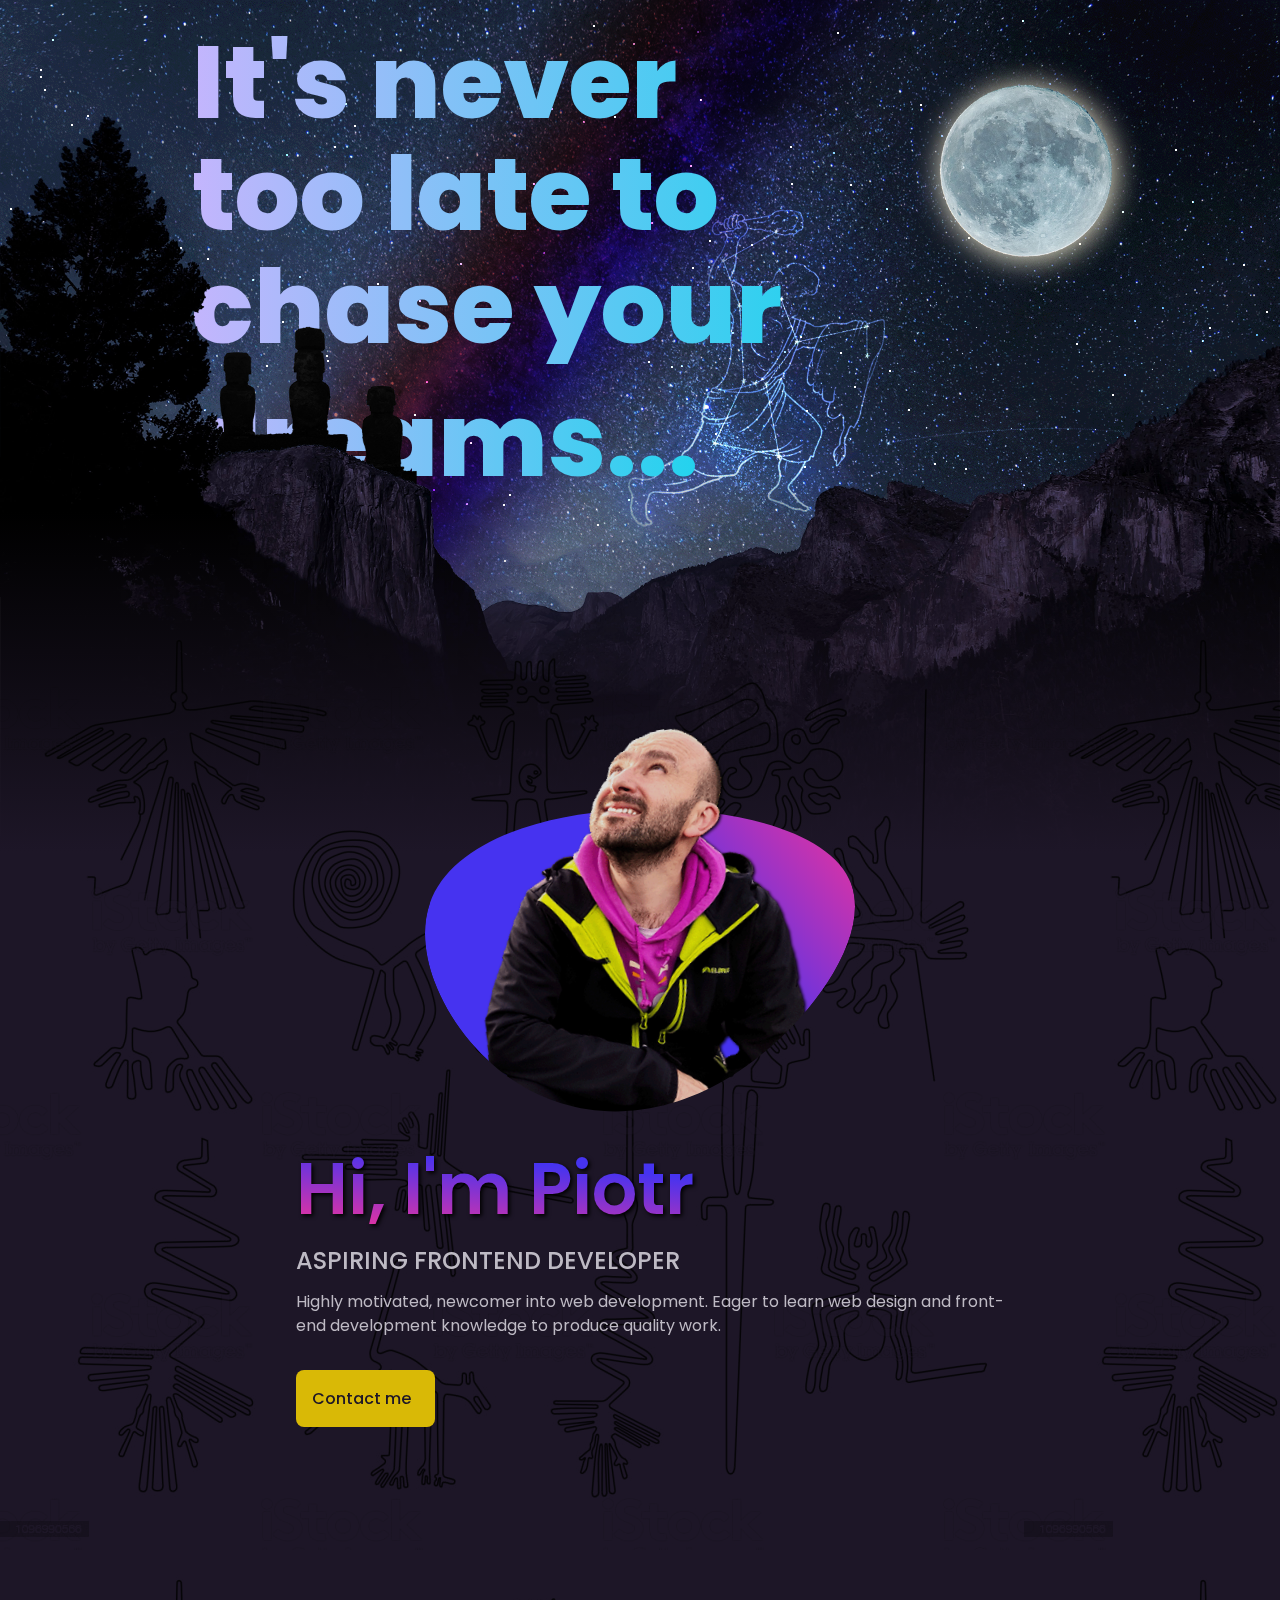
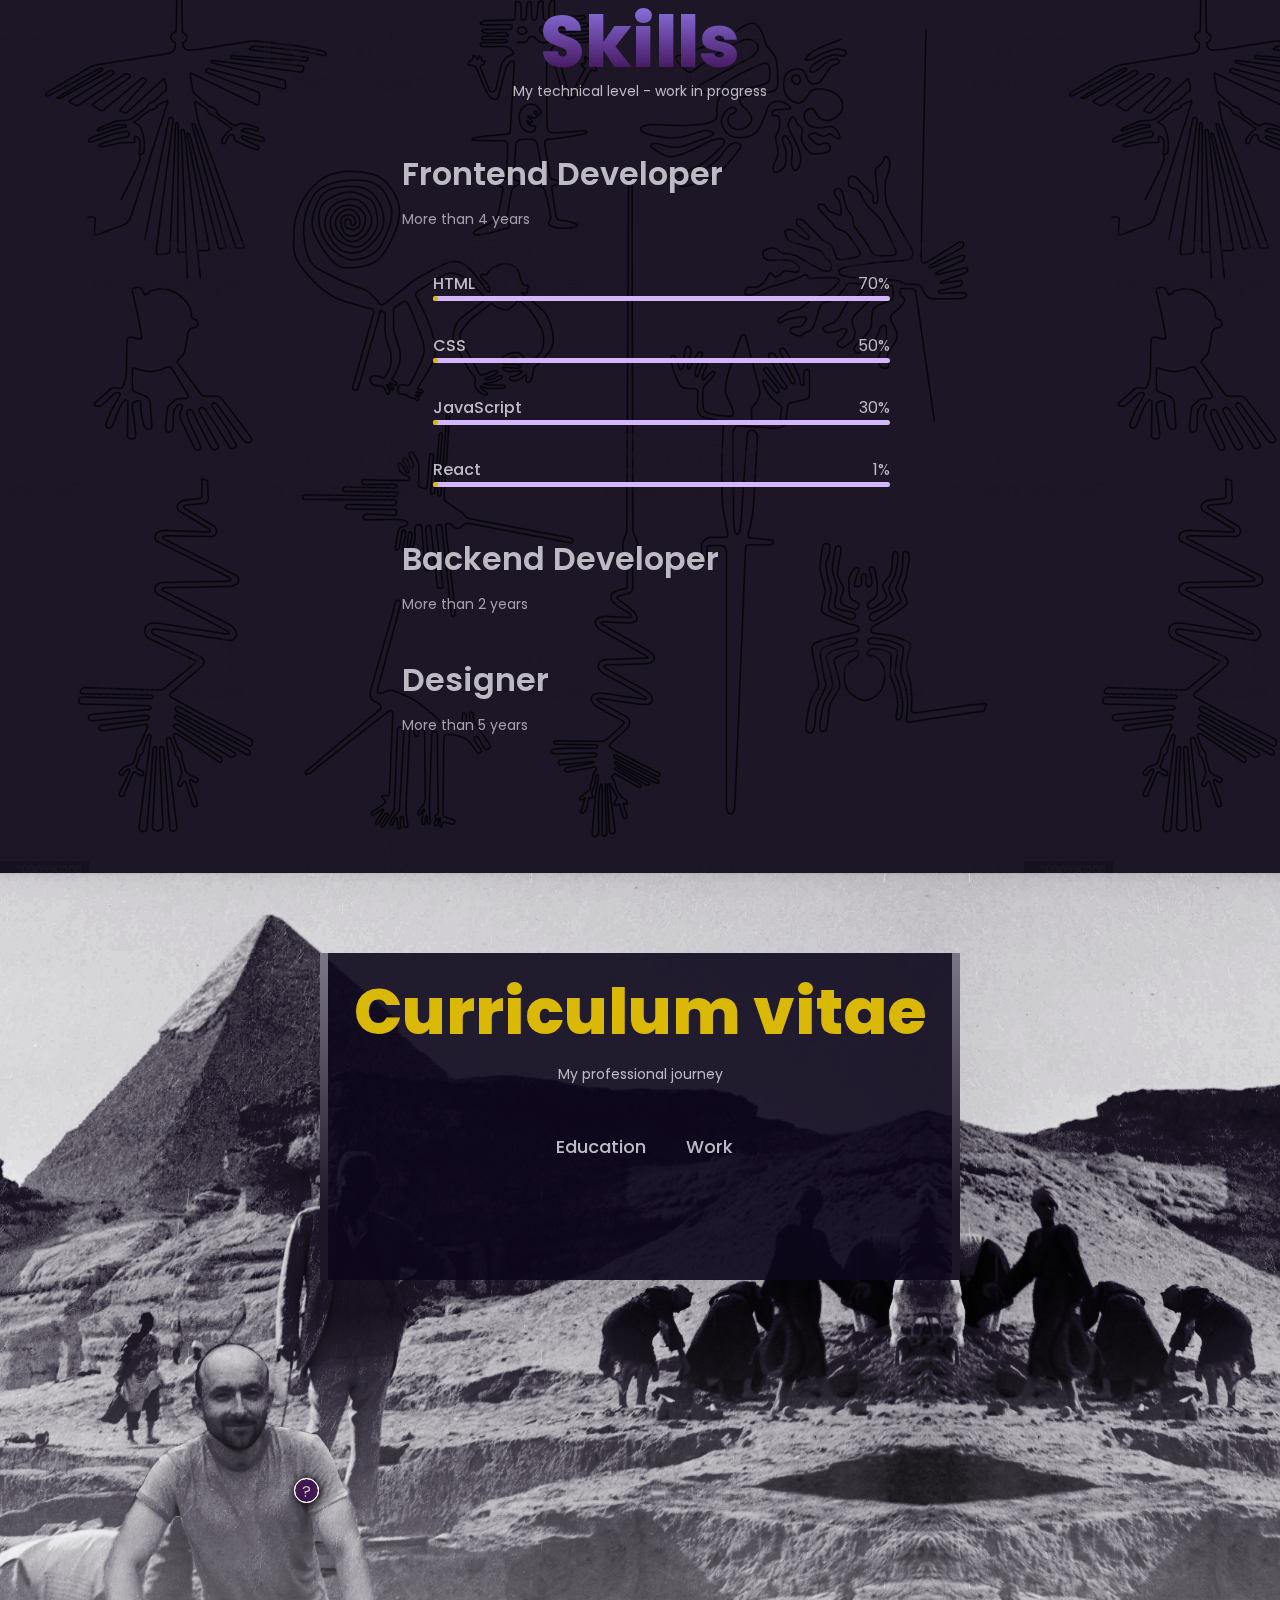
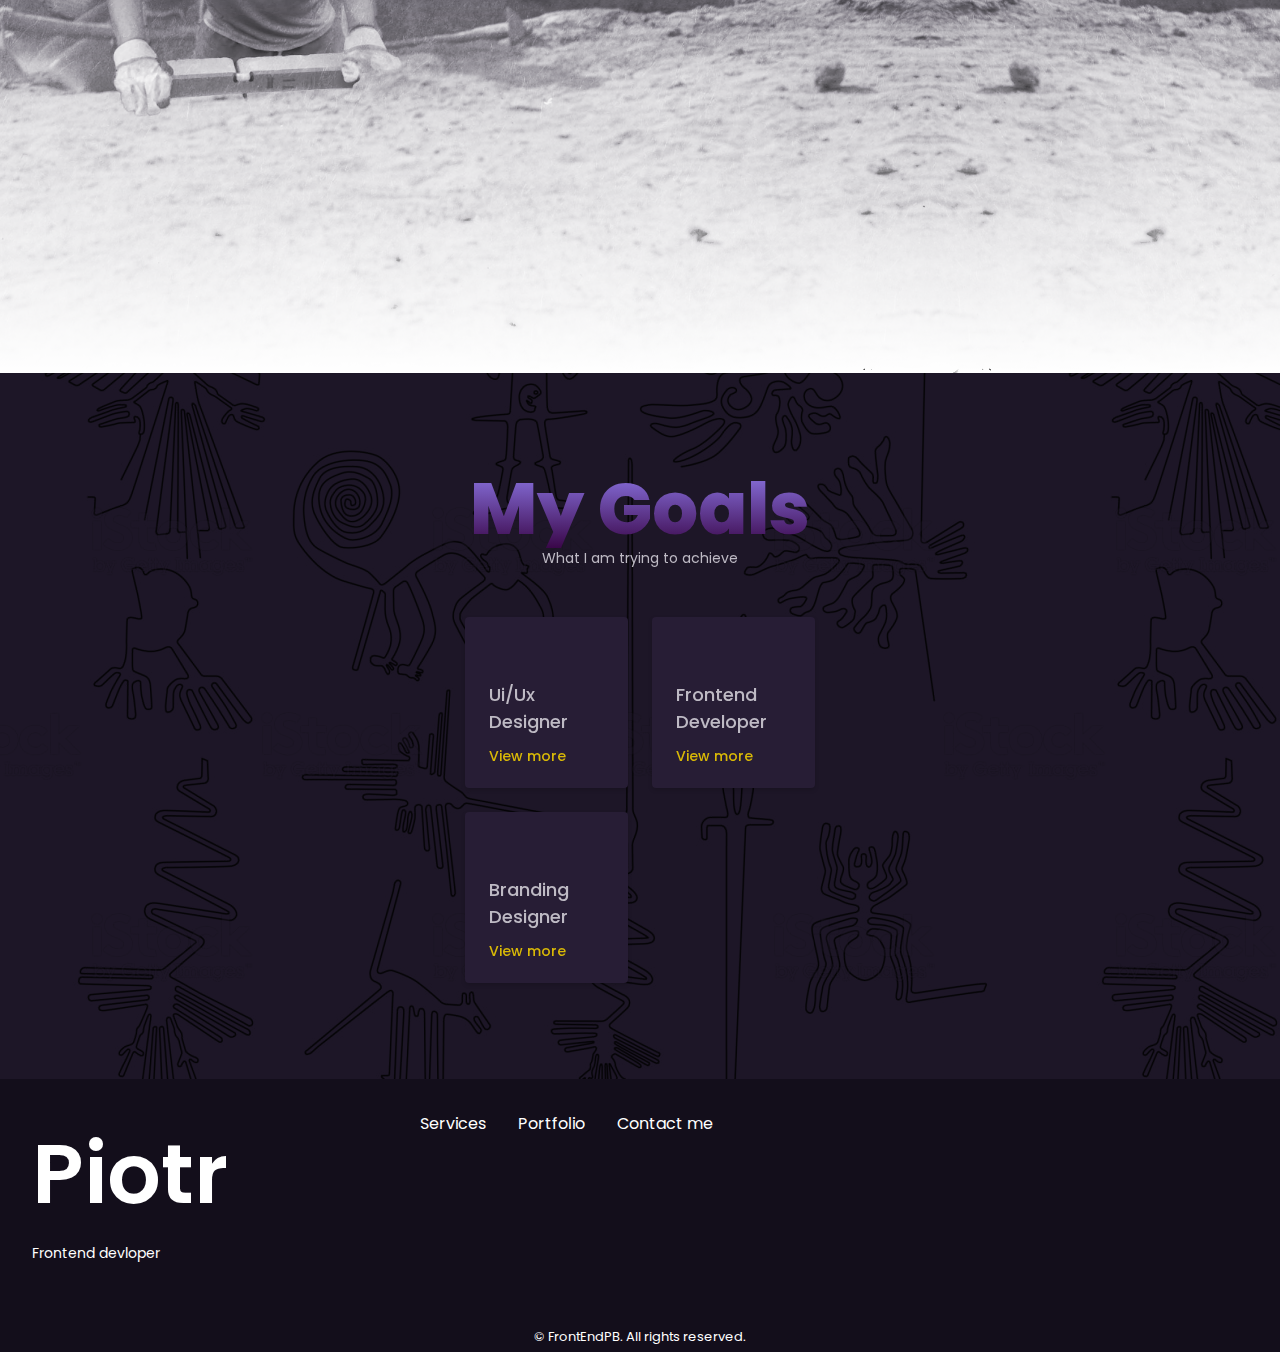
<file: index.html>
<!DOCTYPE html>
<html lang="en">
  <head>
    <meta charset="UTF-8" />
    <meta http-equiv="X-UA-Compatible" content="IE=edge" />
    <meta name="viewport" content="width=device-width, initial-scale=1.0" />
    <title>My portfolio | PB</title>
    <link rel="stylesheet" href="/css/styles.css" />
    <!-- UNICONS https://iconscout.com/unicons/getting-started/line -->
    <link
      rel="stylesheet"
      href="https://unicons.iconscout.com/release/v4.0.0/css/line.css"
    />
    <!-- SWIPER -->
    <link rel="stylesheet" href="/css/swiper-bundle.min.css" />
    <script src="/js/observer.js" defer></script>
    <script src="/js/main.js" defer></script>
  </head>
  <body class="dark-theme" onload="myStart()" style="visibility: hidden">
    <!-- HEADER -->
    <header id="header" class="header">
      <nav class="nav container">
        <a href="#" class="nav__logo">Piotr</a>
        <div class="nav__menu" id="nav-menu">
          <ul class="nav__list grid">
            <li class="nav__item">
              <a href="#home" class="nav__link active-link">
                <i class="uil uil-estate nav__icon"></i> Home
              </a>
            </li>

            <li class="nav__item">
              <a href="#skills" class="nav__link">
                <i class="uil uil-file-alt nav__icon"></i> Skills
              </a>
            </li>
            <li class="nav__item">
              <a href="#services" class="nav__link">
                <i class="uil uil-briefcase-alt nav__icon"></i> Services
              </a>
            </li>
            <li class="nav__item">
              <a href="#portfolio" class="nav__link">
                <i class="uil uil-scenery nav__icon"></i> Portfolio
              </a>
            </li>
            <li class="nav__item">
              <a href="#testimonials" class="nav__link">
                <i class="uil uil-user nav__icon"></i> Testimonials
              </a>
            </li>
            <li class="nav__item">
              <a href="#contact" class="nav__link">
                <i class="uil uil-message nav__icon"></i> Contact me
              </a>
            </li>
          </ul>
          <i class="uil uil-times nav__close" id="nav-close"></i>
        </div>

        <div class="nav__btns">
          <!-- Theme change button  -->
          <i class="uil uil-moon change-theme" id="theme-button"></i>

          <div class="nav__toggle" id="nav-toggle">
            <i class="uil uil-apps"></i>
          </div>
        </div>
      </nav>
    </header>

    <!-- MAIN -->
    <main class="main">
      <!-- Home -->
      <section class="home" id="home">
        <!-- Parallax -->
        <div id="parallax">
          <canvas></canvas>
          <div class="sky__color"></div>
          <img
            id="sky"
            data-src1="/img/forest-sky01-mobil.png"
            data-src2="/img/forest-sky01orion.png"
            src="/img/forest-sky01orion.png"
          />

          <!-- <div id="stars">
            <div class="star"><img src="/img/star.svg" alt="" /></div>
          </div> -->
          <img
            id="mountain"
            data-src1="/img/forest-sky02-mobil.png"
            data-src2="/img/forest-sky02s.png"
            src="/img/forest-sky02s.png"
            alt=""
          />
          <div class="moon__container">
            <img id="moon" data-sss="moon.jpg" src="/img/moon.png" alt="" />
          </div>
          <div id="text__main" class="parallax__text">
            It's never too late to chase your
          </div>
          <span id="text__dreams" class="parallax__text">dreams...</span>
          <!--BACKGROUND PIC NAZCA-->
          <div class="bg__full-page home__bg"></div>
          <!--Home container-->
          <div class="home__container container" id="home__section">
            <div class="home__content grid">
              <!-- End social menu -->
              <div class="home__img">
                <svg
                  class="home__blob"
                  id="visual"
                  viewBox="0 -50 900 600"
                  xmlns="http://www.w3.org/2000/svg"
                  xmlns:xlink="http://www.w3.org/1999/xlink"
                  version="1.1"
                >
                  <defs>
                    <linearGradient
                      id="grad1"
                      x1="30%"
                      y1="40%"
                      x2="100%"
                      y2="0%"
                    >
                      <stop
                        offset="30%"
                        style="stop-color: rgb(70, 51, 240); stop-opacity: 1"
                      />
                      <stop
                        offset="100%"
                        style="stop-color: rgb(240, 51, 155); stop-opacity: 1"
                      />
                    </linearGradient>
                  </defs>

                  <mask id="mask0" mask-type="alpha">
                    <path
                      d="M363.5 -109.7C394.2 -23.7 289.1 114.7 176.8 181.8C64.5 248.9 -55.1 244.6 -145.6 182.9C-236.2 121.2 -297.9 2.2 -268.8 -81.6C-239.7 -1000 1 -100 -300 -80000 -19.8 -213.9 23.3 -221.5C166.4 -229.1 332.9 -195.7 363.5 -109.7"
                      transform="translate(403.58254326142026 295.9450384396158 )"
                    />
                  </mask>
                  <g mask="url(#mask0)">
                    <path
                      cx="200"
                      cy="70"
                      rx="85"
                      ry="55"
                      fill="url(#grad1)"
                      d="M363.5 -109.7C394.2 -23.7 289.1 114.7 176.8 181.8C64.5 248.9 -55.1 244.6 -145.6 182.9C-236.2 121.2 -297.9 2.2 -268.8 -81.6C-239.7 -165.4 -119.8 -213.9 23.3 -221.5C166.4 -229.1 332.9 -195.7 363.5 -109.7"
                      transform="translate(403.58254326142026 295.9450384396158)"
                    ></path>
                    <image
                      class="home__blob-img"
                      x="130"
                      y="30"
                      href="/img/ja02.png"
                    />
                  </g>
                </svg>
              </div>
              <!-- End photo blob -->
              <div class="home__social">
                <a href="#" target="_blank" class="home__social-icon"
                  ><i class="uil uil-linkedin-alt"></i
                ></a>
                <a href="#" target="_blank" class="home__social-icon">
                  <i class="uil uil-dribbble"></i>
                </a>
                <a href="#" target="_blank" class="home__social-icon">
                  <i class="uil uil-github-alt"></i>
                </a>
              </div>
              <div class="home__data">
                <h1 class="home__title">Hi, I'm Piotr</h1>
                <h3 class="home__subtitle">Aspiring frontend developer</h3>
                <p class="home__description">
                  Highly motivated, newcomer into web development. Eager to
                  learn web design and front-end development knowledge to
                  produce quality work.
                </p>
                <a class="button button--flex" href="#contact">
                  Contact me
                  <i class="uil uil-message button__icon"></i>
                </a>
              </div>
            </div>
          </div>
        </div>
      </section>

      <!-- SKILLS -->
      <section class="skills container" id="skills">
        <h2 class="section__title">Skills</h2>
        <span class="section__subtitle"
          >My technical level - work in progress</span
        >
        <div class="skills__container">
          <!-- SKILLS1 -->
          <div class="skills__content skills__open">
            <div class="skills__header">
              <i class="uil uil-brackets-curly skills__icon"></i>
              <div>
                <h1 class="skills__titles">Frontend Developer</h1>
                <span class="skills__subtitle">More than 4 years</span>
              </div>
              <i class="uil uil-angle-down skills__arrow"></i>
            </div>
            <div class="skills__list grid">
              <div class="skills__data">
                <div class="skills__titles">
                  <h3 class="skills__name">HTML</h3>
                  <span class="skills__number">70%</span>
                  <div class="skills__bar">
                    <span class="skills__percentage skills__html"></span>
                  </div>
                </div>
              </div>
              <div class="skills__data">
                <div class="skills__titles">
                  <h3 class="skills__name">CSS</h3>
                  <span class="skills__number">50%</span>
                  <div class="skills__bar">
                    <span class="skills__percentage skills__css"></span>
                  </div>
                </div>
              </div>
              <div class="skills__data">
                <div class="skills__titles">
                  <h3 class="skills__name">JavaScript</h3>
                  <span class="skills__number">30%</span>
                  <div class="skills__bar">
                    <span class="skills__percentage skills__js"></span>
                  </div>
                </div>
              </div>
              <div class="skills__data">
                <div class="skills__titles">
                  <h3 class="skills__name">React</h3>
                  <span class="skills__number">1%</span>
                  <div class="skills__bar">
                    <span class="skills__percentage skills__react"></span>
                  </div>
                </div>
              </div>
            </div>
          </div>
          <!-- SKILLS2 -->
          <div class="skills__content skills__close">
            <div class="skills__header">
              <i class="uil uil-server-network skills__icon"></i>
              <div>
                <h1 class="skills__titles">Backend Developer</h1>
                <span class="skills__subtitle">More than 2 years</span>
              </div>
              <i class="uil uil-angle-down skills__arrow"></i>
            </div>
            <div class="skills__list grid">
              <div class="skills__data">
                <div class="skills__titles">
                  <h3 class="skills__name">PHP</h3>
                  <span class="skills__number">90%</span>
                  <div class="skills__bar">
                    <span class="skills__percentage skills__php"></span>
                  </div>
                </div>
              </div>
              <div class="skills__data">
                <div class="skills__titles">
                  <h3 class="skills__name">Node JS</h3>
                  <span class="skills__number">70%</span>
                  <div class="skills__bar">
                    <span class="skills__percentage skills__node"></span>
                  </div>
                </div>
              </div>
              <div class="skills__data">
                <div class="skills__titles">
                  <h3 class="skills__name">Firebase</h3>
                  <span class="skills__number">90%</span>
                  <div class="skills__bar">
                    <span class="skills__percentage skills__firebase"></span>
                  </div>
                </div>
              </div>
              <div class="skills__data">
                <div class="skills__titles">
                  <h3 class="skills__name">Phyton</h3>
                  <span class="skills__number">55%</span>
                  <div class="skills__bar">
                    <span class="skills__percentage skills__python"></span>
                  </div>
                </div>
              </div>
            </div>
          </div>

          <!-- SKILLS3 -->
          <div class="skills__content skills__close">
            <div class="skills__header">
              <i class="uil uil-swatchbook skills__icon"></i>
              <div>
                <h1 class="skills__titles">Designer</h1>
                <span class="skills__subtitle">More than 5 years</span>
              </div>
              <i class="uil uil-angle-down skills__arrow"></i>
            </div>
            <div class="skills__list grid">
              <div class="skills__data">
                <div class="skills__titles">
                  <h3 class="skills__name">Figma</h3>
                  <span class="skills__number">90%</span>
                  <div class="skills__bar">
                    <span class="skills__percentage skills__figma"></span>
                  </div>
                </div>
              </div>
              <div class="skills__data">
                <div class="skills__titles">
                  <h3 class="skills__name">Sketch</h3>
                  <span class="skills__number">85%</span>
                  <div class="skills__bar">
                    <span class="skills__percentage skills__sketch"></span>
                  </div>
                </div>
              </div>
              <div class="skills__data">
                <div class="skills__titles">
                  <h3 class="skills__name">Photoshop</h3>
                  <span class="skills__number">57%</span>
                  <div class="skills__bar">
                    <span class="skills__percentage skills__photoshop"></span>
                  </div>
                </div>
              </div>
            </div>
          </div>
        </div>
      </section>

      <!-- QUALIFICATION -->
      <section class="qualification container" id="qualification">
        <div class="qualification__wrapper"></div>

        <div class="qualification__header">
          <h2 class="qualification__title">Curriculum vitae</h2>
          <span class="section__subtitle">My professional journey</span>

          <div class="qualification__container">
            <div class="qualification__tabs">
              <div
                class="qualification__button button--flex"
                data-target="#education"
              >
                <i class="uil uil-graduation-cap qualification__icon"></i>
                Education
              </div>
              <div
                class="qualification__button button--flex"
                data-target="#work"
              >
                <i class="uil uil-briefcase-alt qualification__icon"></i>
                Work
              </div>
            </div>

            <div class="qualification__sections">
              <!-- QUALIFICATION CONTENT 1 -->
              <div class="qualification__content" data-content id="education">
                <!-- QUALIFICATION1 -->
                <div class="qualification__data">
                  <div class="qualification__item">
                    <h3 class="qualification__title">Computer Engineering</h3>
                    <span class="qualification__subtitle"
                      >Peru - University</span
                    >
                    <div class="qualification__calendar">
                      <i class="uil uil-calendar-alt"></i>
                      2009 - 2014
                    </div>
                  </div>
                  <div>
                    <span class="qualification__rounder"></span>
                    <span class="qualification__line"></span>
                  </div>
                </div>
                <!-- QUALIFICATION2 -->
                <div class="qualification__data">
                  <div></div>
                  <div>
                    <span class="qualification__rounder"></span>
                    <span class="qualification__line"></span>
                  </div>
                  <div class="qualification__item">
                    <h3 class="qualification__title">Web Design</h3>
                    <span class="qualification__subtitle"
                      >Spain - Institue</span
                    >
                    <div class="qualification__calendar">
                      <i class="uil uil-calendar-alt"></i>
                      2014 - 2009
                    </div>
                  </div>
                </div>
                <!-- QUALIFICATION3 -->
                <div class="qualification__data">
                  <div class="qualification__item">
                    <h3 class="qualification__title">Web Development</h3>
                    <span class="qualification__subtitle">Peru - Institue</span>
                    <div class="qualification__calendar">
                      <i class="uil uil-calendar-alt"></i>
                      2017 - 2019
                    </div>
                  </div>
                  <div>
                    <span class="qualification__rounder"></span>
                    <span class="qualification__line"></span>
                  </div>
                </div>
                <!-- QUALIFICATION4 -->
                <div class="qualification__data">
                  <div></div>
                  <div>
                    <span class="qualification__rounder"></span>
                    <!-- <span class="qualification__line"></span> -->
                  </div>
                  <div class="qualification__item">
                    <h3 class="qualification__title">Master in Ui / Ux</h3>
                    <span class="qualification__subtitle">Peru - Institue</span>
                    <div class="qualification__calendar">
                      <i class="uil uil-calendar-alt"></i>
                      2019 - 2021
                    </div>
                  </div>
                </div>
              </div>

              <!-- QUALIFICATION CONTENT 2 -->
              <div class="qualification__content" data-content id="work">
                <!-- QUALIFICATION1 -->
                <div class="qualification__data">
                  <div class="qualification__item">
                    <h3 class="qualification__title">Sii Poland</h3>
                    <span class="qualification__subtitle"
                      >IT Services - account manager</span
                    >
                    <div class="qualification__calendar">
                      <i class="uil uil-calendar-alt"></i>
                      2009 - now
                    </div>
                  </div>
                  <div>
                    <span class="qualification__rounder"></span>
                    <span class="qualification__line"></span>
                  </div>
                </div>
                <!-- QUALIFICATION2 -->
                <div class="qualification__data">
                  <div></div>
                  <div>
                    <span class="qualification__rounder"></span>
                    <span class="qualification__line"></span>
                  </div>
                  <div class="qualification__item">
                    <h3 class="qualification__title">
                      LektorKlett Publishing House
                    </h3>
                    <span class="qualification__subtitle"
                      >Marketing manager</span
                    >
                    <div class="qualification__calendar">
                      <i class="uil uil-calendar-alt"></i>
                      2014 - 2009
                    </div>
                  </div>
                </div>
                <!-- QUALIFICATION3 -->
                <div class="qualification__data">
                  <div class="qualification__item">
                    <h3 class="qualification__title">PWN Publishing House</h3>
                    <span class="qualification__subtitle"
                      >Sales Representative</span
                    >
                    <div class="qualification__calendar">
                      <i class="uil uil-calendar-alt"></i>
                      2017 - 2019
                    </div>
                  </div>
                  <div>
                    <span class="qualification__rounder"></span>
                    <span class="qualification__line"></span>
                  </div>
                </div>
                <!-- QUALIFICATION4 -->
                <div class="qualification__data">
                  <div></div>
                  <div>
                    <span class="qualification__rounder"></span>
                    <!-- <span class="qualification__line"></span> -->
                  </div>
                  <div class="qualification__item">
                    <h3 class="qualification__title">
                      Profi-Lingua Private School
                    </h3>
                    <span class="qualification__subtitle">German Teacher</span>
                    <div class="qualification__calendar">
                      <i class="uil uil-calendar-alt"></i>
                      2019 - 2021
                    </div>
                  </div>
                </div>
              </div>
            </div>
          </div>
        </div>

        <!--BACKGROUND PIC EGYPT-->

        <div class="bg__full-page qualification__bg">
          <div class="typewriter text-pyramids">?</div>
        </div>
      </section>

      <!-- GOALS -->
      <section class="services section" id="services">
        <h2 class="section__title">My Goals</h2>
        <span class="section__subtitle">What I am trying to achieve</span>

        <div class="services__container container grid">
          <!-- Services 1-->
          <div class="services__content">
            <div>
              <i class="uil uil-web-grid services__icon"></i>
              <h3 class="services__title">
                Ui/Ux <br />
                Designer
              </h3>
            </div>

            <span
              class="button button--flex button--small button--link services__button"
            >
              View more <i class="uil uil-arrow-right button__icon"></i>
            </span>

            <div class="services__modal">
              <div class="services__modal-content">
                <h4 class="services__modal-title">
                  Ui/Ux <br />
                  Designer
                </h4>
                <i class="uil uil-times services__modal-close"></i>
                <ul class="services__modal-services grid">
                  <li class="services__modal-service">
                    <i class="uil uil-check-circle services__modal-icon"></i>
                    <p>I develop the user interface.</p>
                  </li>
                  <li class="services__modal-service">
                    <i class="uil uil-check-circle services__modal-icon"></i>
                    <p>Web page development.</p>
                  </li>
                  <li class="services__modal-service">
                    <i class="uil uil-check-circle services__modal-icon"></i>
                    <p>I create ux element interactions.</p>
                  </li>
                  <li class="services__modal-service">
                    <i class="uil uil-check-circle services__modal-icon"></i>
                    <p>I position your company brand.</p>
                  </li>
                </ul>
              </div>
            </div>
          </div>
          <!-- Services 2-->
          <div class="services__content">
            <div>
              <i class="uil uil-arrow services__icon"></i>
              <h3 class="services__title">
                Frontend <br />
                Developer
              </h3>
            </div>

            <span
              class="button button--flex button--small button--link services__button"
            >
              View more <i class="uil uil-arrow-right button__icon"></i>
            </span>

            <div class="services__modal">
              <div class="services__modal-content">
                <h4 class="services__modal-title">
                  Frontend <br />
                  Developer
                </h4>
                <i class="uil uil-times services__modal-close"></i>
                <ul class="services__modal-services grid">
                  <li class="services__modal-service">
                    <i class="uil uil-check-circle services__modal-icon"></i>
                    <p>I develop the user interface.</p>
                  </li>
                  <li class="services__modal-service">
                    <i class="uil uil-check-circle services__modal-icon"></i>
                    <p>Web page development.</p>
                  </li>
                  <li class="services__modal-service">
                    <i class="uil uil-check-circle services__modal-icon"></i>
                    <p>I create ux element interactions.</p>
                  </li>
                  <li class="services__modal-service">
                    <i class="uil uil-check-circle services__modal-icon"></i>
                    <p>I position your company brand.</p>
                  </li>
                </ul>
              </div>
            </div>
          </div>
          <!-- Services 3-->
          <div class="services__content">
            <div>
              <i class="uil uil-pen services__icon"></i>
              <h3 class="services__title">
                Branding <br />
                Designer
              </h3>
            </div>

            <span
              class="button button--flex button--small button--link services__button"
            >
              View more <i class="uil uil-arrow-right button__icon"></i>
            </span>

            <div class="services__modal">
              <div class="services__modal-content">
                <h4 class="services__modal-title">
                  Branding <br />
                  Designer
                </h4>
                <i class="uil uil-times services__modal-close"></i>
                <ul class="services__modal-services grid">
                  <li class="services__modal-service">
                    <i class="uil uil-check-circle services__modal-icon"></i>
                    <p>I develop the user interface.</p>
                  </li>
                  <li class="services__modal-service">
                    <i class="uil uil-check-circle services__modal-icon"></i>
                    <p>Web page development.</p>
                  </li>
                  <li class="services__modal-service">
                    <i class="uil uil-check-circle services__modal-icon"></i>
                    <p>I create ux element interactions.</p>
                  </li>
                  <li class="services__modal-service">
                    <i class="uil uil-check-circle services__modal-icon"></i>
                    <p>I position your company brand.</p>
                  </li>
                </ul>
              </div>
            </div>
          </div>
        </div>
      </section>

      <!--BACKGROUND PIC NAZCA-->
      <div class="bg__full-page-a"></div>
      <div class="bg__full-page nazca__bg"></div>
    </main>

    <!-- FOOTER -->
    <footer class="footer grid">
      <div class="footer__bg">
        <div class="footer__container container grid">
          <div>
            <h1 class="footer__title">Piotr</h1>
            <span class="footer__subtitle">Frontend devloper</span>
          </div>
          <ul class="footer__links">
            <li>
              <a href="#services" class="footer__links">Services</a>
            </li>
            <li>
              <a href="#portfolio" class="footer__links">Portfolio</a>
            </li>
            <li>
              <a href="#contact" class="footer__links">Contact me</a>
            </li>
          </ul>
          <div class="footer__socials">
            <a href="" target="_blank" class="footer__social">
              <i class="uil uil-facebook-f"></i>
            </a>
            <a href="" target="_blank" class="footer__social">
              <i class="uil uil-instagram"></i>
            </a>
            <a href="" target="_blank" class="footer__social">
              <i class="uil uil-twitter-alt"></i>
            </a>
          </div>
        </div>
        <p class="footer__copy">&#169; FrontEndPB. All rights reserved.</p>
      </div>
    </footer>

    <!--SCROLL TOP-->
    <a href="#" class="scrollup" id="scroll-up">
      <i class="uil uil-arrow-up scrollup__icon"></i>
    </a>
    <!-- SWIPER JS -->
    <script src="/js/swiper-bundle.min.js"></script>

    <script>
      let myVar;
      function myStart() {
        myVar = setTimeout(showPage, 100);
      }
    </script>
  </body>
</html>
</file>
<file: css/styles.css>
@import url("https://fonts.googleapis.com/css2?family=Poppins:wght@400;500;600&display=swap");
@import url("https://fonts.googleapis.com/css2?family=Caveat:wght@500&display=swap");

/*VARIABLE*/
:root {
  --parallax-height: 350px;
  --header-height: 3rem;
  --stars-speed: 5s;
  --max-width: 767px;
  --stars-color-white: hsla(360, 100%, 100%, 1);
  --stars-color-blue: rgb(70, 51, 240);
  --stars-color-red: rgb(240, 51, 155); /*#c4b5fd, #22d3ee)*/
  --parallax-top: 0%;
  --parallax-top-before: 0px;
  --svg-height: 100%;
  --svg-width: 100%;
  --qualification-CV: auto;

  /*colors*/
  --hue-color: 265;

  --first-color: hsl(var(--hue-color), 53%, 29%);
  --first-color-second: hsl(var(--hue-color), 69%, 61%);
  --first-color-alt: hsl(var(--hue-color), 57%, 100%);
  --first-color-lighter: hsl(var(--hue-color), 92%, 85%);
  --title-color: hsl(var(--hue-color), 8%, 15%);
  /* --text-color: hsl(var(--hue-color), 8%, 45%); */
  --text-color: hsl(var(--hue-color), 8%, 98%);
  --text-color-light: hsl(var(--hue-color), 8%, 65%);
  --input-color: hsl(var(--hue-color), 70%, 96%);
  /* --body-color: hsl(var(--hue-color), 60%, 99%); */
  --body-color: hsl(255, 59%, 7%);
  --container-color: #fff;
  --text-accent: #d9b906;

  /*FONTS and typography*/
  --body-font: "Poppins", sans-serif;

  --big-font-size: 2rem;
  --h1-font-size: 4.5rem;
  --h2-font-size: 1.25rem;
  --h3-font-size: 1.125rem;
  --normal-font-size: 0.938rem;
  --small-font-size: 0.813rem;
  --smaller-font-size: 0.75rem;

  --font-medium: 500;
  --font-semi-bold: 600;

  /*Margines bottom*/
  --mb-0-25: 0.25rem;
  --mb-0-5: 0.5rem;
  --mb-0-75: 0.75rem;
  --mb-0-1: 1rem;
  --mb-1-5: 1.5rem;
  --mb-2: 2rem;
  --mb-2-5: 2.5rem;
  --mb-3: 3rem;

  /*zindex*/
  --z-tooltip: 10;
  --z-fixed: 100;
  --z-modal: 1000;
}

/* VARIABLE DARK THEME  */
body.dark-theme {
  --first-color-second: hsl(var(--hue-color), 30%, 8%);

  --title-color: hsl(var(--hue-color), 8%, 75%);
  --text-color: hsl(var(--hue-color), 8%, 75%);

  --input-color: hsl(var(--hue-color), 29%, 16%);
  --body-color: hsl(var(--hue-color), 28%, 12%);
  --container-color: hsl(var(--hue-color), 29%, 16%);
}

/* BUTTON DARK / LIGHT  */
.nav__btns {
  display: flex;
  align-items: center;
}
.change-theme {
  font-size: 1.25rem;
  color: var(--title-color);
  margin-right: var(--mb-1-5);
  cursor: pointer;
}
.change-theme:hover {
  color: var(--first-color);
}

/*font sizes for large device*/
@media screen and (min-width: 968px) {
  :root {
    --big-font-size: 3rem;
    --h1-font-size: 5.25rem;
    --h2-font-size: 1.5rem;
    --h2-font-size: 1.25rem;
    --normal-font-size: 1rem;
    --small-font-size: 0.875rem;
    --smaller-font-size: 0.813rem;
  }
}

/*BASE*/
* {
  box-sizing: border-box;
  padding: 0;
  margin: 0;
}

html {
  scroll-behavior: smooth; /*  smoothly animate the scroll position, instead of a straight jump, when the user CLICKS on a link within a scrollable box. */
}
body {
  /* margin: 0 0 var(--header-height) 0; */
  margin: 0;
  padding: 0;
  font-family: var(--body-font);
  font-size: var(--normal-font-size);
  /* background-color: var(--body-color); */
  color: var(--text-color);
}
main {
  display: flex;
  justify-content: center;
  align-items: center;
  flex-direction: column;
  isolation: isolate;
  position: relative;
  overflow: hidden;
}
h1,
h2,
h3,
h4 {
  color: var(--title-color);
  font-weight: var(--font-semi-bold);
}
ul {
  list-style: none;
}
a {
  text-decoration: none;
  cursor: pointer;
}
img {
  /* display: block; */
  margin-left: auto;
  margin-right: auto;
  max-width: 100%;
  height: auto;
}

/*REusable CSS Classes*/

.section__title {
  color: transparent;
  text-align: center;
  width: auto;
  height: auto;
  font-weight: 800;
  font-size: clamp(1rem, 8vw, 4.5rem);
  line-height: 1.1;
  -webkit-background-clip: text;
  background-clip: text;
  background-image: linear-gradient(180deg, #8d77e6, #3a0749);
}
.section__subtitle {
  display: block;
  font-size: var(--small-font-size);
  margin-bottom: var(--mb-3);
}
.section__subtitle,
.section__title {
  text-align: center;
}

/*LAYOUT*/
.container {
  max-width: 768px;
  min-width: 350px;
  display: grid;
  justify-content: center;
  align-content: center;
  /* /* border: 1px solid red; */
  /* background-color: #fff; */
}
.grid {
  display: grid;
  gap: 0.5rem;
}
.header {
  width: 100%;
  position: fixed; /*The element is positioned relative to the browser window */
  bottom: 0;
  left: 0;
  z-index: var(--z-fixed);
  background-color: var(--body-color);
  display: none;
}

.bg__full-page {
  width: 100%;
  /* height: 100vh; */
  display: flex;
  flex-direction: column;
  justify-content: center;
  align-items: center;
  margin: 0;
  padding: 0;
}
.bg__full-page-a {
  position: absolute;
  top: calc(var(--parallax-top-before) / 1.4);
  left: 0;
  width: 100%;
  height: 115%;
  margin: 0;
  padding: 0;
  background-color: var(--body-color);
  z-index: 1;
  /* mix-blend-mode: multiply; */
}
.home__bg {
  position: absolute;
  top: calc(var(--parallax-top-before) / 1.4);
  left: 0;
  background-image: url("/img/nazca.jpg");
  background-color: var(--body-color);
  /* background-color: #22d3ee; */
  background-repeat: repeat;
  mix-blend-mode: multiply;
  width: 100%;
  height: 100%;
  z-index: 10;
}
.nazca__bg {
  position: absolute;
  top: calc(var(--parallax-top-before) / 1.4);
  left: 0;
  background-image: url("/img/nazca.jpg");
  background-color: var(--body-color);
  /* background-color: #22d3ee; */
  background-repeat: repeat;
  mix-blend-mode: multiply;
  height: 100%;
  width: 100%;
  z-index: 2;
}

/*NAV*/
.nav {
  max-width: 968px;
  height: var(--header-height);
  display: flex;
  justify-content: space-between;
  align-items: center;
}

.nav__logo,
.nav__toggle {
  color: var(--title-color);
  font-weight: var(--font-medium);
}
.nav__logo:hover {
  color: var(--first-color);
}
.nav__toggle {
  font-size: 1.1rem;
  cursor: pointer;
}

.nav__toggle:hover {
  color: var(--first-color);
}

@media screen and (max-width: 768px) {
  .header {
    display: block;
  }
  .nav__menu {
    position: fixed;
    bottom: -100%;
    left: 0;
    width: 100%;
    background-color: var(--body-color);
    padding: 2rem 1.5rem 4rem;
    box-shadow: 0 -1px 4px rgba(0, 0, 0, 0.15);
    border-radius: 1.5rem 1.5rem 0 0;
    transition: 0.3s;
  }
}

.nav__list {
  grid-template-columns: repeat(3, 1fr);
  gap: 1rem;
}

.nav__link {
  display: flex;
  flex-direction: column;
  align-items: center;
  font-size: clamp(0.3rem, 3vw, 1.3rem);
  color: var(--title-color);
  font-weight: var(--font-medium);
}

.nav__link:hover {
  color: var(--first-color);
}
.nav__icon {
  font-size: 1.2rem;
}
.nav__close {
  position: absolute;
  right: 1.3rem;
  bottom: 0.5rem;
  font-size: 1.5rem;
  cursor: pointer;
  color: var(--first-color);
}
.nav__close:hover {
  color: var(--first-color-alt);
}

/*show menu */
.show-menu {
  bottom: 0;
}
/*Cahnge background headder */
.scroll-header {
  box-shadow: 0 -1px 4px rgba(0 0 0 / 0.15);
}

/*PARALLAX*/
#parallax {
  position: relative;
  width: 100%;
  display: grid;
  place-items: center;
  justify-content: center;
  isolation: isolate;
  overflow: hidden;
}
#parallax > img {
  position: absolute;
  inset: 0;
  width: 100%;
  height: auto;
  object-fit: cover;
  pointer-events: none;
}

#moon {
  position: relative;
  -webkit-filter: drop-shadow(2px 2px 15px cornsilk);
  filter: drop-shadow(2px 2px 15px cornsilk);
  z-index: 6;
  animation: moon 2.5s infinite alternate linear;
}
@keyframes moon {
  0% {
    filter: drop-shadow(2px 2px 15px cornsilk);
  }
  100% {
    filter: drop-shadow(2px 2px 35px rgb(248, 247, 244));
  }
}

#sky {
  z-index: 1;
  /* background-color: #22d3ee; */
  opacity: 1;
  background-image: url("/img/forest-sky01s.png");
  background-size: 100% 20%;
  background-attachment: fixed;
  background-repeat: no-repeat;
  overflow: hidden;
}

.sky__color {
  position: absolute;
  width: 100%;
  height: 100%;
  top: 0%;
  left: 10%;
  mix-blend-mode: multiply;
  background-image: linear-gradient(
    90deg,
    transparent 5%,
    rgb(156, 47, 42),
    rgb(58, 10, 148),
    transparent 90%
  );
  z-index: 2;
  background-size: 30% 100%;
  background-repeat: no-repeat;
  transform: rotate(35deg);
  filter: blur(15px);
  animation: colorChange 10s ease-in-out infinite;
  overflow: hidden;
}

@keyframes colorChange {
  0%,
  100% {
    opacity: 1;
  }
  50% {
    opacity: 0.6;
  }
}

canvas {
  position: absolute;
  top: 0;
  opacity: 1;
  z-index: 3;
  mix-blend-mode: color-dodge;
}
#mountain {
  z-index: 7;
  position: relative;
  height: 150%;
  overflow: hidden;
}
#parallax::after {
  content: "";
  position: absolute;
  top: var(--parallax-top);
  left: 0%;
  width: 100%;
  height: 100%;
  background-color: var(--body-color);
  z-index: 9;
}

#parallax::before {
  content: "";
  position: absolute;
  top: var(--parallax-top-bg);
  height: var(--parallax-top-before);
  left: 0%;
  width: 100%;
  background-image: linear-gradient(to top, var(--body-color), transparent 40%);
  z-index: 10;
}

#text__main {
  position: absolute;
  margin-top: 2%;
  z-index: 4;
  width: 50%;
  left: 0%;
}
#text__dreams {
  position: absolute;
  margin-top: 30%;
  z-index: 5;
  margin-right: auto;
}

.parallax__text {
  color: transparent;
  text-align: left;
  width: auto;
  height: auto;
  font-weight: 800;
  font-size: clamp(1rem, 8vw, 9rem);
  margin-left: clamp(3rem, 15vw, 20rem);
  line-height: 1.1;
  -webkit-background-clip: text;
  background-clip: text;
  background-image: linear-gradient(90deg, #c4b5fd, #22d3ee);
  display: inline-block;
}

/* HOME  ABOUT ME*/
.home {
  display: block;
  height: var(--parallax-height);
  width: 100%;
  /* height: 100%; */
  margin: 0;
  padding: 0;
  z-index: 3;
}
.home__container {
  position: relative;
  z-index: 12;
  margin-bottom: 5rem;
  /* border: 1px solid red; */
}
.home__content {
  grid-template-columns: 0.1fr 3fr;
  /* border: 1px solid white; */
  padding: 0 0.5rem;
}

.home__social {
  display: flex;
  flex-direction: column;
  row-gap: 0.5rem;
  /* border: 1px solid red; */
}

.home__social-icon {
  font-size: 1.25rem;
  color: var(--text-accent);
}
.home__social-icon:hover {
  color: var(--first-color-alt);
}
.home__img {
  position: relative;
  display: grid;
  grid-column: 1 / 3;
  place-content: center;
  place-items: center;

  width: 100%;
}
.home__blob {
  /* width: clamp(350px, 50vw, 600px); */
  border: none;
}

.home__img svg {
  /* width: 170%; */
  width: clamp(350px, 50vw, 600px);
}
.home__blob-img {
  position: absolute;
  top: 0;
  width: 500px;
  filter: drop-shadow(2px 2px 2px black);
  transform: rotate(-9deg);
}

.home__data {
  margin-top: 0;
  padding: 0;
  /* border: 1px solid blue; */
}
.home__title {
  filter: drop-shadow(2px 2px 2px black);
  color: transparent;
  font-size: clamp(1rem, 13vw, 4.5rem);
  -webkit-background-clip: text;
  background-clip: text;
  background-image: linear-gradient(
    5deg,
    var(--stars-color-red) 10%,
    var(--stars-color-blue) 70%
  );
  width: max-content;
}
.home__subtitle {
  font-size: clamp(0.6rem, 6vw, 1.5rem);
  color: var(--text-color);
  font-weight: var(--font-medium);
  margin-bottom: var(--mb-0-75);
  text-transform: uppercase;
}
.home__description {
  margin-bottom: var(--mb-2);
  width: 60ch;
  line-height: 1.5;
  width: auto;
}
.home__scroll {
  /* background-color: transparent; */
  display: none;
}
.home__scroll-button {
  color: var(--first-color);
  transition: 0.3s;
}
.home__scroll-button:hover {
  transform: translateY(0.25rem);
}
.home__scroll-mouse {
  font-size: 2rem;
}
.home__scroll-name {
  font-size: var(--smaller-font-size);
  color: var(--title-color);
  font-weight: var(--font-medium);
  margin-right: var(--mb-0-25);
}
.home__scroll-arrow {
  font-size: 1.25rem;
}

/* BUTTONS */
.button {
  display: inline-block;
  background-color: var(--text-accent);
  color: var(--body-color);
  padding: 1rem;
  border-radius: 0.5rem;
  font-weight: var(--font-medium);
  cursor: pointer;
}
.button:hover {
  color: var(--first-color-alt);
}
.button__icon {
  font-size: 1.25rem;
  margin-left: var(--mb-0-5);
  /* transition: 0.3s; */
}
.button--white {
  background-color: #fff;
  color: var(--first-color);
}
.button--white:hover {
  background-color: #fff;
  color: var(--first-color-second);
}
.button--flex {
  display: inline-flex;
  align-items: center;
}
.button--small {
  padding: 0.75rem 1rem;
}
.button--link {
  padding: 0;
  background-color: transparent;
  color: var(--text-accent);
}
.button--link:hover {
  background-color: transparent;
  color: var(--first-color-lighter);
}
/* ABOUT */
.about {
  display: flex;
  flex-direction: column;
}
.about__data {
  display: flex;
  flex-direction: column;
  gap: 1rem 2rem;
}
@media screen and (min-width: 768px) {
  .about__data {
    flex-direction: row;
    align-items: center;
    margin-bottom: var(--mb-2-5);
  }
}
.about__img {
  display: inline-flex;

  width: 200px;
  border-radius: 0.5rem;
  justify-self: center;
  align-self: center;
}
.about__description {
  text-align: center;
  margin-bottom: var(--mb-2-5);
}
.about__info {
  display: flex;
  justify-content: space-evenly;
  margin-bottom: var(--mb-2-5);
}
.about__info-title {
  font-size: var(--h2-font-size);
  font-weight: var(--font-semi-bold);
  color: var(--title-color);
}
.about__info-name {
  font-size: var(--small-font-size);
}
.about__info-title,
.about__info-name {
  display: block;
  text-align: center;
}
.about__buttons {
  display: flex;
  justify-content: center;
}

/* SKILLS */
/* .home__bg {
  position: absolute;
  height: var(--parallax-top-before);
  top: calc(var(--parallax-top-before) / 1.4);
  background-image: url("/img/nazca.jpg");
  background-color: var(--body-color);
  background-repeat: repeat;
  mix-blend-mode: multiply;
  z-index: 11;
} */
/* ponizej 768 zmienia sie dlugosc tla */
@media screen and (max-width: 768px) {
  .home__bg {
    height: calc(var(--parallax-top-before) * 3);

    background-size: contain;
  }
}

.skills {
  z-index: 4;
  margin: 6rem 0 6rem;

  width: 100%;
}
.skills__container {
  overflow: hidden;
  display: flex;
  flex-direction: column;
  align-items: flex-start;
}
.skills__content {
  width: clamp(230px, 50vw, 500px);
}

.skills__header {
  display: flex;
  align-items: center;
  margin-bottom: var(--mb-2-5);
  cursor: pointer;
}
.skills__icon,
.skills__arrow {
  font-size: 2rem;
  color: var(--text-accent);
}
.skills__icon {
  margin-right: var(--mb-0-75);
}
.skills__title {
  font-size: var(--h3-font-size);
  color: var(--text-color-light);
}
.skills__subtitle {
  font-size: var(--small-font-size);
  color: var(--text-color-light);
}
.skills__arrow {
  margin-left: auto;
  transition: 0.4s;
}
.skills__list {
  row-gap: 1.5rem;
  padding-left: 2.7rem;
  transition: 0.3s ease-out;
}
.skills__titles {
  display: flex;
  justify-content: space-between;
  flex-wrap: wrap;
  margin-bottom: var(--mb-0-5);
}

.skills__name {
  font-size: var(--normal-font-size);
  font-weight: var(--font-medium);
}
.skills__bar,
.skills__percentage {
  height: 5px;
  border-radius: 0.25rem;
  display: block;
}
.skills__bar {
  width: 100%;
  background-color: var(--first-color-lighter);
}
.skills__percentage {
  display: block;
  background-color: var(--text-accent);
  width: 1%;
  transition: 0.6s ease-out;
}

.skills__close .skills__list {
  height: 0;
  overflow: hidden;
}
.skills__open .skills__list {
  height: max-content;
  margin-bottom: var(--mb-2-5);
}

.skills__open .skills__arrow {
  transform: rotate(-180deg);
}

/* QUALIFICATION */
.qualification {
  z-index: 5;
  isolation: isolate;
  width: 100%;
  /* align-content: center; */
  overflow: hidden;
  height: 1100px;
  /* border: 1px solid red; */
}
.qualification__bg {
  position: absolute;
  left: 0;
  background-image: url("../img/egypt-pb01s.jpg");
  background-repeat: no-repeat;
  background-size: cover;
  background-position: 20% 0%;
  height: 1100px;
  /* 1100px; */
  /* calc(400px + var(--qualification-tab-height)); */
  width: 100%;
  mix-blend-mode: multiply;
  z-index: -1;
  /* clip-path: polygon(0 0, 100% 4%, 100% 100%, 0% 100%); */
  overflow: hidden;
}

.qualification__header {
  position: absolute;
  background-color: hsla(255 59% 7% / 0.9);
  border-width: 8px;
  border-style: solid;
  border-image: linear-gradient(
      to top,
      var(--body-color) 20%,
      rgb(122, 117, 133)
    )
    1 100%;
  left: calc((100vw - (clamp(350px, 50vw, 768px))) / 2);
  width: clamp(350px, 50vw, 768px);
  margin-top: 5rem;
  padding-bottom: 5rem;
}
/* powyżej 2000px */
@media screen and (min-width: 2000px) {
  .qualification__bg {
    background-position: center;
  }
}
/* poniżej 360px */
@media screen and (max-width: 360px) {
  .qualification__bg {
    height: 900px;
  }
  .qualification {
    height: 900px;
  }
}

.qualification__bg::before {
  content: "";
  position: absolute;
  /* background-color: #b4ac84; */
  background-image: linear-gradient(180deg, var(--body-color) 40%, #ffffff);
  width: 100%;
  height: 100%;
  mix-blend-mode: overlay;
  /* clip-path: polygon(0 3%, 100% 6%, 100% 100%, 0% 100%); */
}

.text-pyramids {
  position: absolute;
  left: 23%;
  top: 55%;
  width: 25px;
  height: 25px;
  font-size: 1rem;
  text-align: center;
  background-color: hsla(286 83% 16% / 0.8);
  /* padding: 1rem; */
  border-radius: 50%;
  border: 1px solid #ffffff;
  box-shadow: 1px 1px 10px 1px black;
  isolation: isolate;
  z-index: 0;
}
.text-pyramids:hover::after {
  visibility: visible;
}

.text-pyramids::before {
  content: "";
  position: absolute;
  top: -5%;
  left: -5%;
  border: 1px solid rgb(255, 255, 255);
  border-radius: 50%;
  width: 100%;
  height: 100%;
  animation: pulsingOut 0.8s ease-in-out infinite alternate;
  z-index: 1;
}
.text-pyramids::after {
  visibility: hidden;
  content: "I'm still trying to figure out... Who built the pyramids?";
  position: absolute;
  top: 0;
  left: 0;
  padding: 0.3rem 0.5rem 0.5rem 1.5rem;
  border-radius: 15px;
  background-color: rgba(44, 15, 51, 0.8);
  width: 250px;
  height: auto;
  font-family: "Caveat", cursive;
  font-size: 1.5rem;
  color: white;
  z-index: -1;
  box-shadow: 1px 1px 10px 1px black;
  /* animation: 1s pulsingOut 0.8s ease-in infinite alternate; */
}

@keyframes pulsingOut {
  0% {
    opacity: 1;
    transform: scale(1, 1);
  }
  70% {
    opacity: 0.2;
    transform: scale(1.2, 1.2);
  }
  100% {
    opacity: 0;
    transform: scale(0.9, 0.9);
  }
}

h2.qualification__title {
  color: var(--text-accent);
  font-weight: 800;
  font-size: clamp(1rem, 8vw, 4rem);
  line-height: 1.1;
  text-align: center;
  padding: 1rem;
}

.qualification__sections {
  display: flex;
  justify-content: center;
  margin: 0;
  padding: 0;
}
.qualification__item {
  max-width: 150px;
  /* overflow: hidden; */
  /* word-wrap:break-word; */
}
.qualification__tabs {
  display: flex;
  justify-content: center;
  margin-bottom: var(--mb-2);
  gap: 0 2rem;
}
.qualification__button {
  font-size: var(--h3-font-size);
  font-weight: var(--font-medium);
  cursor: pointer;
}
.qualification__button:hover {
  color: var(--text-accent);
}
.qualification__icon {
  font-size: 1.8rem;
  margin-right: var(--mb-0-5);
}
.qualification__data {
  display: grid;
  grid-template-columns: 1fr 0.2fr 1fr;
  justify-items: center;
}
.qualification__title {
  font-size: clamp(1rem, 2.5vw, 1.5rem);
  font-weight: var(--font-medium);
}
.qualification__subtitle {
  display: inline-block;
  font-size: var(--small-font-size);
  margin-bottom: var(--mb-0-5);
}
.qualification__calendar {
  font-size: var(--smaller-font-size);
  color: var(--text-color-light);
}
.qualification__rounder {
  display: inline-block;
  width: 13px;
  height: 13px;
  background-color: var(--first-color);
  border-radius: 50%;
}
.qualification__line {
  display: block;
  width: 1px;
  height: 100%;
  background-color: var(--first-color);
  transform: translate(6px, -7px);
}
[data-content] {
  display: none;
}
.qualification__active [data-content="show"] {
  display: block;
}

.qualification__content {
  width: clamp(230px, 50vw, 768px);
  transition: 0.3s ease;
  margin: 0;
  padding: 0;
  justify-content: center;
}
.qualification__button.qualification__active {
  color: var(--text-accent);
}

/* SERVICES */
.services {
  height: 100%;
  z-index: 4;
  margin-top: 6rem;
  margin-bottom: 6rem;
}
.services__container {
  gap: 1.5rem;
  grid-template-columns: auto;
}
@media screen and (min-width: 350px) {
  .services__container {
    gap: 1.5rem;
    grid-template-columns: repeat(2, 1fr);
  }
}
.services__content {
  position: relative;
  background-color: var(--container-color);
  padding: 3.5rem 0.5rem 1.25rem 1.5rem;
  border-radius: 0.25rem;
  box-shadow: 0 2px 4px rgba(0, 0, 0, 0.15);
  transition: 0.15s;
}
.services__content:hover {
  box-shadow: 0 4px 8px rgba(0, 0, 0, 0.15);
}
.services__icon {
  display: block;
  font-size: 1.5rem;
  color: var(--text-accent);
  margin-bottom: var(--mb-0-5);
}
.services__title {
  font-size: var(--h3-font-size);
  margin-bottom: var(--mb-0-5);
  font-weight: var(--font-medium);
}
.services__button {
  cursor: pointer;
  font-size: var(--small-font-size);
}
.services__button:hover .button__icon {
  transform: translateX(0.25rem);
}
.services__modal {
  position: fixed;
  inset: 0;
  background-color: rgba(0, 0, 0, 0.5);
  display: flex;
  align-items: center;
  justify-content: center;
  padding: 0 1rem;
  z-index: var(--z-modal);
  opacity: 0;
  visibility: hidden;
  transition: 0.3s;
}

.services__modal-content {
  position: relative;
  background-color: var(--container-color);
  padding: 1.5rem;
  border-radius: 0.5rem;
}
.services__modal-services {
  row-gap: 1rem;
}
.services__modal-service {
  display: flex;
}
.services__modal-title {
  font-size: var(--h3-font-size);
  font-weight: var(--font-medium);
  margin-bottom: var(--mb-1-5);
}
.services__modal-close {
  position: absolute;
  top: 1rem;
  right: 1rem;
  font-size: 1.5rem;
  color: var(--first-color);
  cursor: pointer;
}
.services__modal-icon {
  color: var(--first-color);
  margin-right: var(--mb-0-25);
}
.active-modal {
  opacity: 1;
  visibility: visible;
}

/* PORTFOLIO */

.portfolio__container {
  overflow: initial;
  position: relative;
  width: clamp(250px, 50vw, 768px);
  justify-content: center;
  margin: 0;
  padding: 0;
}
.portfolio__data {
  margin-inline: 2rem;
}

/* .portfolio__content {
  padding: 0 1.5rem;
} */
.portfolio__img {
  width: clamp(150px, 30vw, 265px);
  height: 200px;
  object-fit: cover;
  border-radius: 0.5rem;
  justify-self: center;
  margin-bottom: var(--mb-1-5);
}
.portfolio__title {
  font-size: var(--h3-font-size);
  margin-bottom: var(--mb-0-5);
}
.portfolio__description {
  margin-bottom: var(--mb-0-75);
}
.portfolio__button:hover .button__icon {
  transform: translateX(0.25rem);
}
.swiper-button-prev::after,
.swiper-button-next::after {
  content: "";
  visibility: hidden;
  display: none;
}
.swiper-portfolio-icon {
  font-size: 2rem;
  color: var(--first-color);
}
/* .swiper-button-prev {
  background-color: royalblue;
}
.swiper-button-next {
  background-color: royalblue;
  text-align: right;
} */
.swiper-horizontal > .swiper-pagination-bullets .swiper-pagination-bullet,
.swiper-pagination-horizontal.swiper-pagination-bullets
  .swiper-pagination-bullet {
  background-color: var(--first-color);
}
.swiper-pagination-portfolio {
  top: 200px;
  height: min-content;
}

/* PROJCET IN MIND */
.project {
  background-color: var(--first-color-second);
  width: 100%;
  padding: 0;
  margin: 0;
}

.project__container {
  display: grid;
  grid-template-columns: 1fr;
  justify-content: center;
  align-content: center;
  text-align: center;
  margin: 2rem 0 0 0;
}
.project__title {
  justify-self: center;
  font-size: var(--h2-font-size);
  margin-bottom: var(--mb-0-75);
}
.project__description {
  justify-self: center;
  margin-bottom: var(--mb-2);
}
.project__title,
.project__description {
  color: #fff;
}
.project__img {
  width: 232px;
  justify-self: center;
  margin-top: 2rem;
}
/* TESTIMONIALS */
.testimonial__container {
  max-width: 90vw;
  overflow-wrap: break-word;
  word-wrap: break-word;
  hyphens: auto;
  background-color: rebeccapurple;
  overflow: hidden;
}

/* .testimonial__data, */
.testimonial__header {
  display: grid;
  grid-template-columns: auto 2fr;
  justify-content: center;
}
.testimonial__data {
  margin: 0 var(--mb-0-75) var(--mb-1-5);
  justify-items: start;
}
.testimonial__stars {
  grid-column: 1 / 3;
  justify-self: start;
  margin-top: 0.5rem;
}
.testimonial__img {
  width: 60px;
  height: 60px;
  object-fit: cover;
  border-radius: 50%;
  margin-right: var(--mb-0-75);
}
.testimonial__name {
  font-size: var(--h3-font-size);
  font-weight: var(--font-medium);
}
.testimonial__client {
  font-size: var(--small-font-size);
  color: var(--text-color-light);
}
.testimonial__description {
  margin-bottom: var(--mb-2-5);
  width: 90%;
  margin-inline-start: 0.75rem;
  /* width: clamp(150px, 100vw, 300px); */
}
.testimonial__icon-star {
  color: var(--first-color);
}
.swiper-pagination-testimonials {
  height: min-content;
}

/* CONTACT ME */
.contact__container {
  row-gap: 3rem;
}
.contact__header {
  display: flex;
  flex-direction: row;
  flex-wrap: wrap;
  justify-content: start;
}
.contact__information {
  display: flex;
  margin: 0 0 var(--mb-2) var(--mb-2);
}
.contact__icon {
  font-size: 2rem;
  color: var(--first-color);
  margin-right: var(--mb-0-75);
}
.contact__title {
  font-size: var(--h3-font-size);
  font-weight: var(--font-medium);
}

.contact__subtitle {
  font-size: var(--small-font-size);
  color: var(--text-color-light);
}
.contact__content {
  background-color: var(--input-color);
  border-radius: 0.5rem;
  padding: 0.75rem 1rem 0.25rem;
}
.contact__label {
  font-size: var(--smaller-font-size);
  color: var(--title-color);
}
.contact__input {
  width: 100%;
  background-color: var(--input-color);
  color: var(--text-color);
  font-family: var(--body-color);
  font-size: var(--normal-font-size);
  border: none;
  outline: none;
  padding: 0.25rem 0.5rem 0.5rem 0;
}

/* footer */
.footer {
  bottom: 0;
  text-align: left;
  z-index: 9999;
}
.footer ul {
  display: inline-flex;
  flex-direction: row;
}
.footer ul > li {
  margin-inline: 1rem;
  white-space: nowrap;
  overflow: hidden;
}
.footer__links {
  align-items: center;
}
@media screen and (max-width: 500px) {
  .footer ul {
    display: inline-flex;
    flex-direction: column;
  }
}
.footer__container {
  row-gap: 0.5rem;
  grid-template-columns: repeat(2, 1fr);
  padding-left: 2rem;
}

.footer__bg {
  background-color: var(--first-color-second);
  padding: 2rem 0 3rem;
}
.footer__title {
  font-size: var(--h1-font-size);
  margin-bottom: var(--mb-0-25);
}
.footer__subtitle {
  font-size: var(--small-font-size);
}
.footer__links {
  display: flex;
  flex-direction: column;
  row-gap: 1.5rem;
  color: var(--first-color-alt);
  align-items: start;
}
.footer__links:hover {
  color: var(--first-color-lighter);
}
.footer__social {
  font-size: 1.25rem;
  margin-right: var(--mb-1-5);
}
.footer__socials {
  grid-column: 1 / 3;
  justify-self: start;
}
.footer__social:hover {
  color: var(--first-color-lighter);
}
.footer__copy {
  font-size: var(--smaller-font-size);
  text-align: center;
  color: var(--first-color-alt);
  margin-top: var(--mb-1-5);
}
.footer__title,
.footer__subtitle,
.footer__link,
.footer__social {
  color: #fff;
}

/* Active link */
.active-link {
  color: var(--first-color);
}

/*SCROLL UP*/
.scrollup {
  position: fixed;
  right: 1rem;
  bottom: -20%;
  background-color: var(--first-color);
  opacity: 0.8;
  padding: 0 0.3rem;
  border-radius: 0.4rem;
  z-index: var(--z-tooltip);
  transition: 0.4s;
  box-shadow: -1px -1px 4px rgba(0 0 0 / 0.15);
}
.scrollup:hover {
  background-color: var(--first-color-alt);
}
.scrollup__icon {
  font-size: 1.5rem;
  color: #fff;
}
.show-scroll {
  bottom: 5rem;
}
</file>
